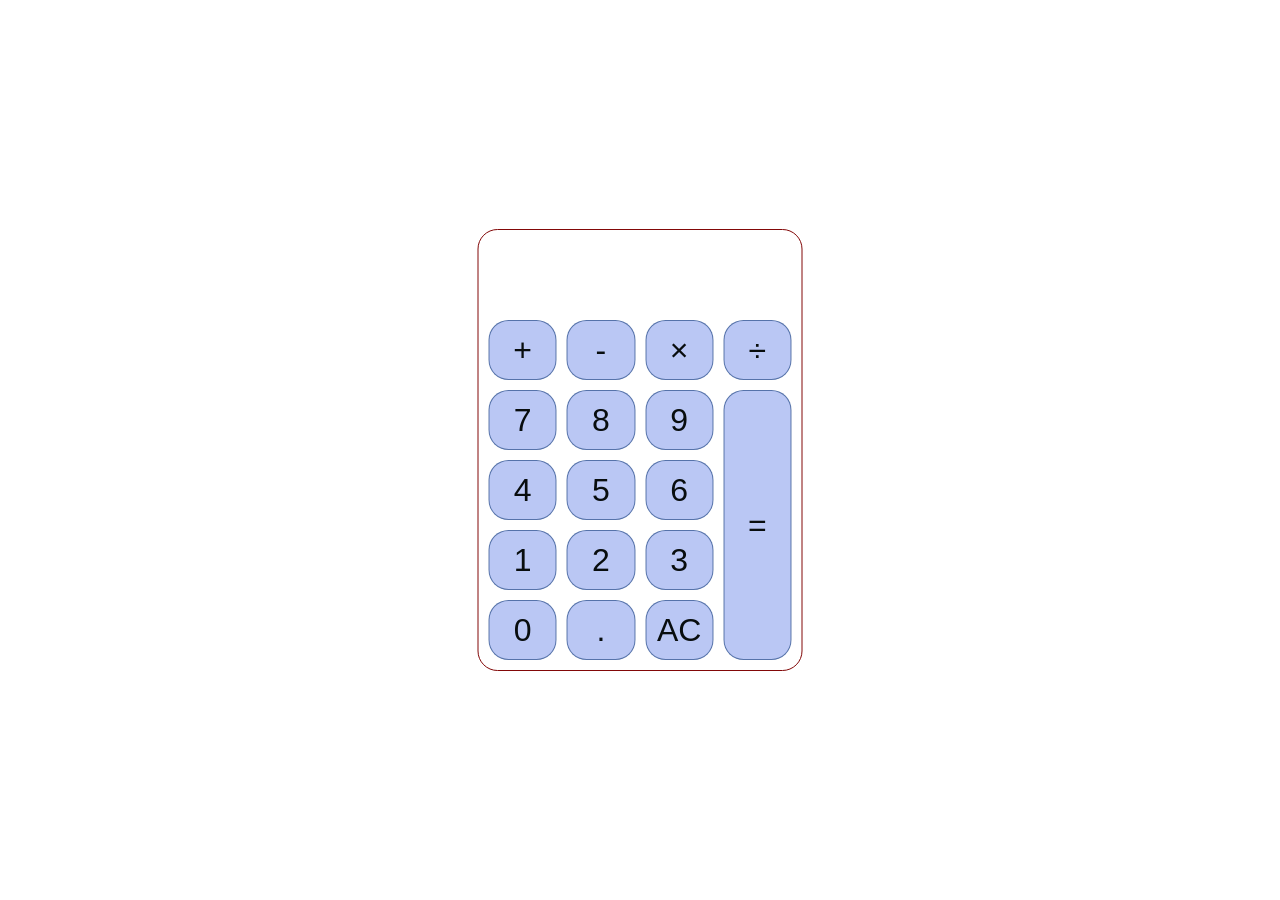
<file: WebDev-L2-Calculator/index.html>
<!DOCTYPE html>
<html lang="en">
    <head>
        <meta charset="UTF-8">
        <meta http-equiv="X-UA-Compatible "content="IE=edge">
        <meta name="viewport" content=""width=device-width, initial-scale="1.0">
        <title> My calculator</title>
        <link rel="stylesheet" href="style.css" />
        <script src="script.js" defer></script>

    </head>
    <body>
        <div class="container">
            <input type="text" class="screen" disabled />
            <div class="keys">
                <button class="operator" value="+">+</button>
                <button class="operator" value="-">-</button>
                <button class="operator" value="*">&#215;</button>
                <button class="operator" value="/">&#247;</button>


                <button value="7">7</button>
                <button value="8">8</button>
                <button value="9">9</button>

                <button value="4">4</button>
                <button value="5">5</button>
                <button value="6">6</button>
                
                <button value="1">1</button>
                <button value="2">2</button>
                <button value="3">3</button>

                <button value="0">0</button>
                <button class="decimal" value=".">.</button>
                <button class ="all-clear" value="all-clear">AC</button>

                <button class="equal-sign operator" value="=">=</button>
        
            </div>
        </div>

    </body>
</html>
</file>
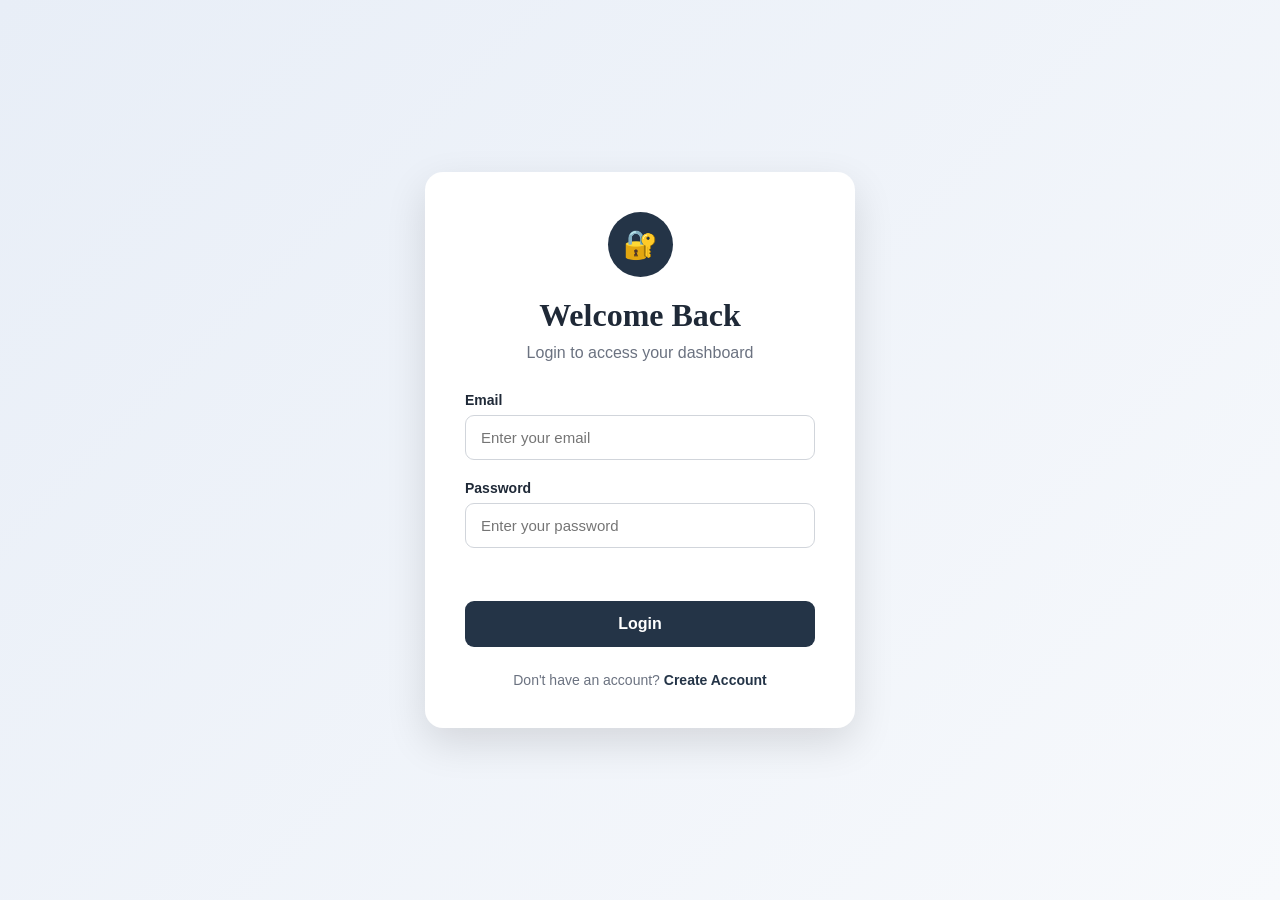
<file: WebDev-L2-LoginAuth/index.html>
<!DOCTYPE html>
<html lang="en">

<head>
    <meta charset="UTF-8">

    <meta name="viewport" content="width=device-width, initial-scale=1.0">

    <title>Login | SecureAuth</title>

    <link rel="stylesheet" href="style.css">
</head>

<body>

    <div class="auth-container">

        <div class="auth-card">

            <div class="logo">
                🔐
            </div>

            <h1>Welcome Back</h1>

            <p class="subtitle">
                Login to access your dashboard
            </p>


            <form id="loginForm">

                <div class="form-group">

                    <label for="loginEmail">
                        Email
                    </label>

                    <input
                        type="email"
                        id="loginEmail"
                        placeholder="Enter your email"
                        required
                    >

                </div>


                <div class="form-group">

                    <label for="loginPassword">
                        Password
                    </label>

                    <input
                        type="password"
                        id="loginPassword"
                        placeholder="Enter your password"
                        required
                    >

                </div>


                <p id="loginError" class="error-message"></p>


                <button type="submit" class="primary-btn">
                    Login
                </button>

            </form>


            <p class="switch-page">
                Don't have an account?
                <a href="register.html">Create Account</a>
            </p>

        </div>

    </div>


    <script src="script.js"></script>

</body>

</html>
</file>
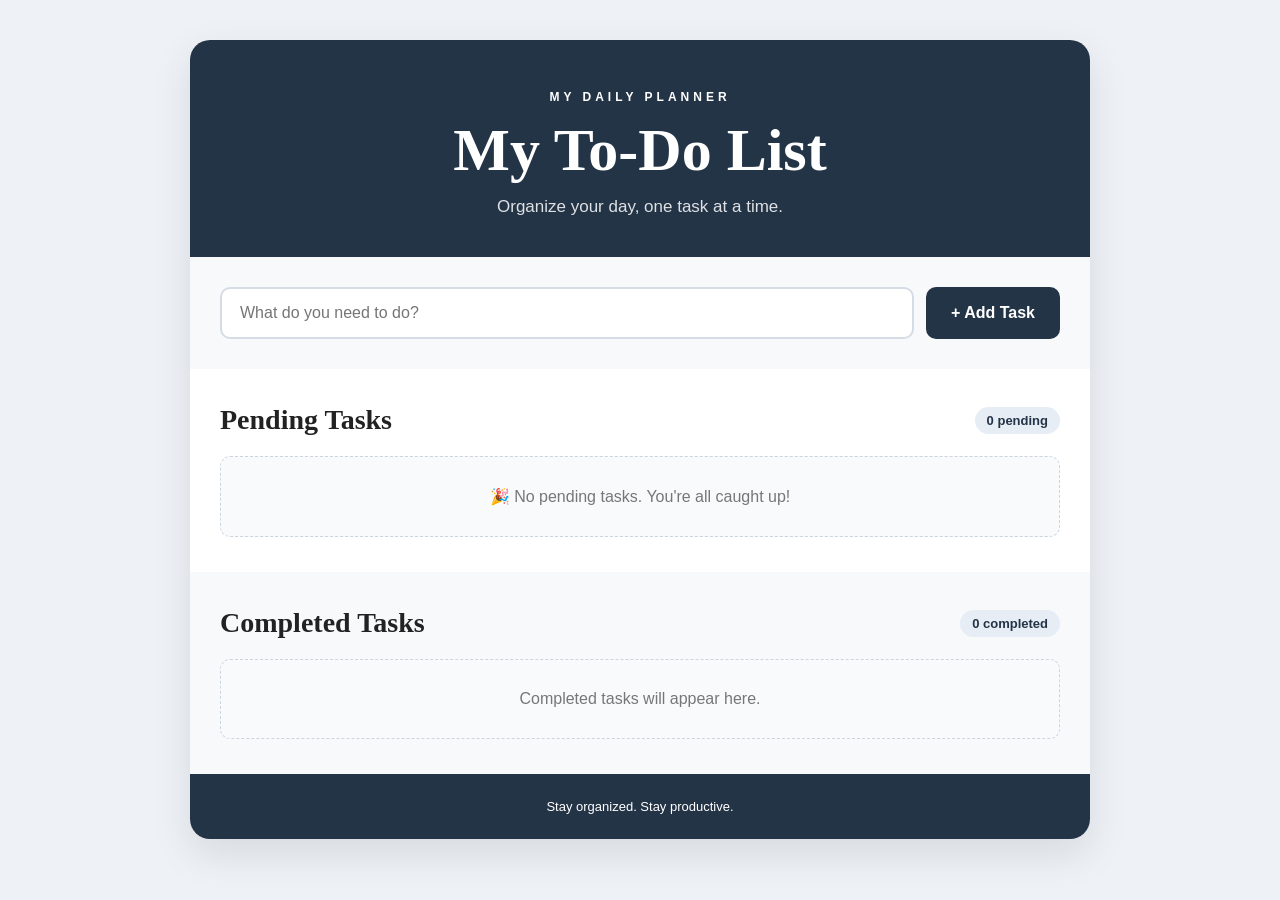
<file: WebDev-L2-ToDoApp/index.html>
<!DOCTYPE html>
<html lang="en">

<head>
    <meta charset="UTF-8">

    <meta name="viewport" content="width=device-width, initial-scale=1.0">

    <title>My To-Do List</title>

    <link rel="stylesheet" href="style.css">
</head>

<body>

    <div class="app">

        <!-- HEADER -->

        <header>
            <p class="subtitle">MY DAILY PLANNER</p>

            <h1>My To-Do List</h1>

            <p class="description">
                Organize your day, one task at a time.
            </p>
        </header>


        <!-- ADD TASK -->

        <section class="add-task">

            <input
                type="text"
                id="taskInput"
                placeholder="What do you need to do?"
                maxlength="100"
            >

            <button id="addTaskBtn">
                + Add Task
            </button>

        </section>


        <!-- PENDING TASKS -->

        <section class="task-section">

            <div class="section-heading">

                <h2>
                    Pending Tasks
                    <span id="pendingCount">0 pending</span>
                </h2>

            </div>

            <div id="pendingTasks" class="task-list">

                <p class="empty-message">
                    🎉 No pending tasks. You're all caught up!
                </p>

            </div>

        </section>


        <!-- COMPLETED TASKS -->

        <section class="task-section completed-section">

            <div class="section-heading">

                <h2>
                    Completed Tasks
                    <span id="completedCount">0 completed</span>
                </h2>

            </div>

            <div id="completedTasks" class="task-list">

                <p class="empty-message">
                    Completed tasks will appear here.
                </p>

            </div>

        </section>


        <!-- FOOTER -->

        <footer>

            <p>
                Stay organized. Stay productive.
            </p>

        </footer>

    </div>


    <script src="script.js"></script>

</body>

</html>
</file>
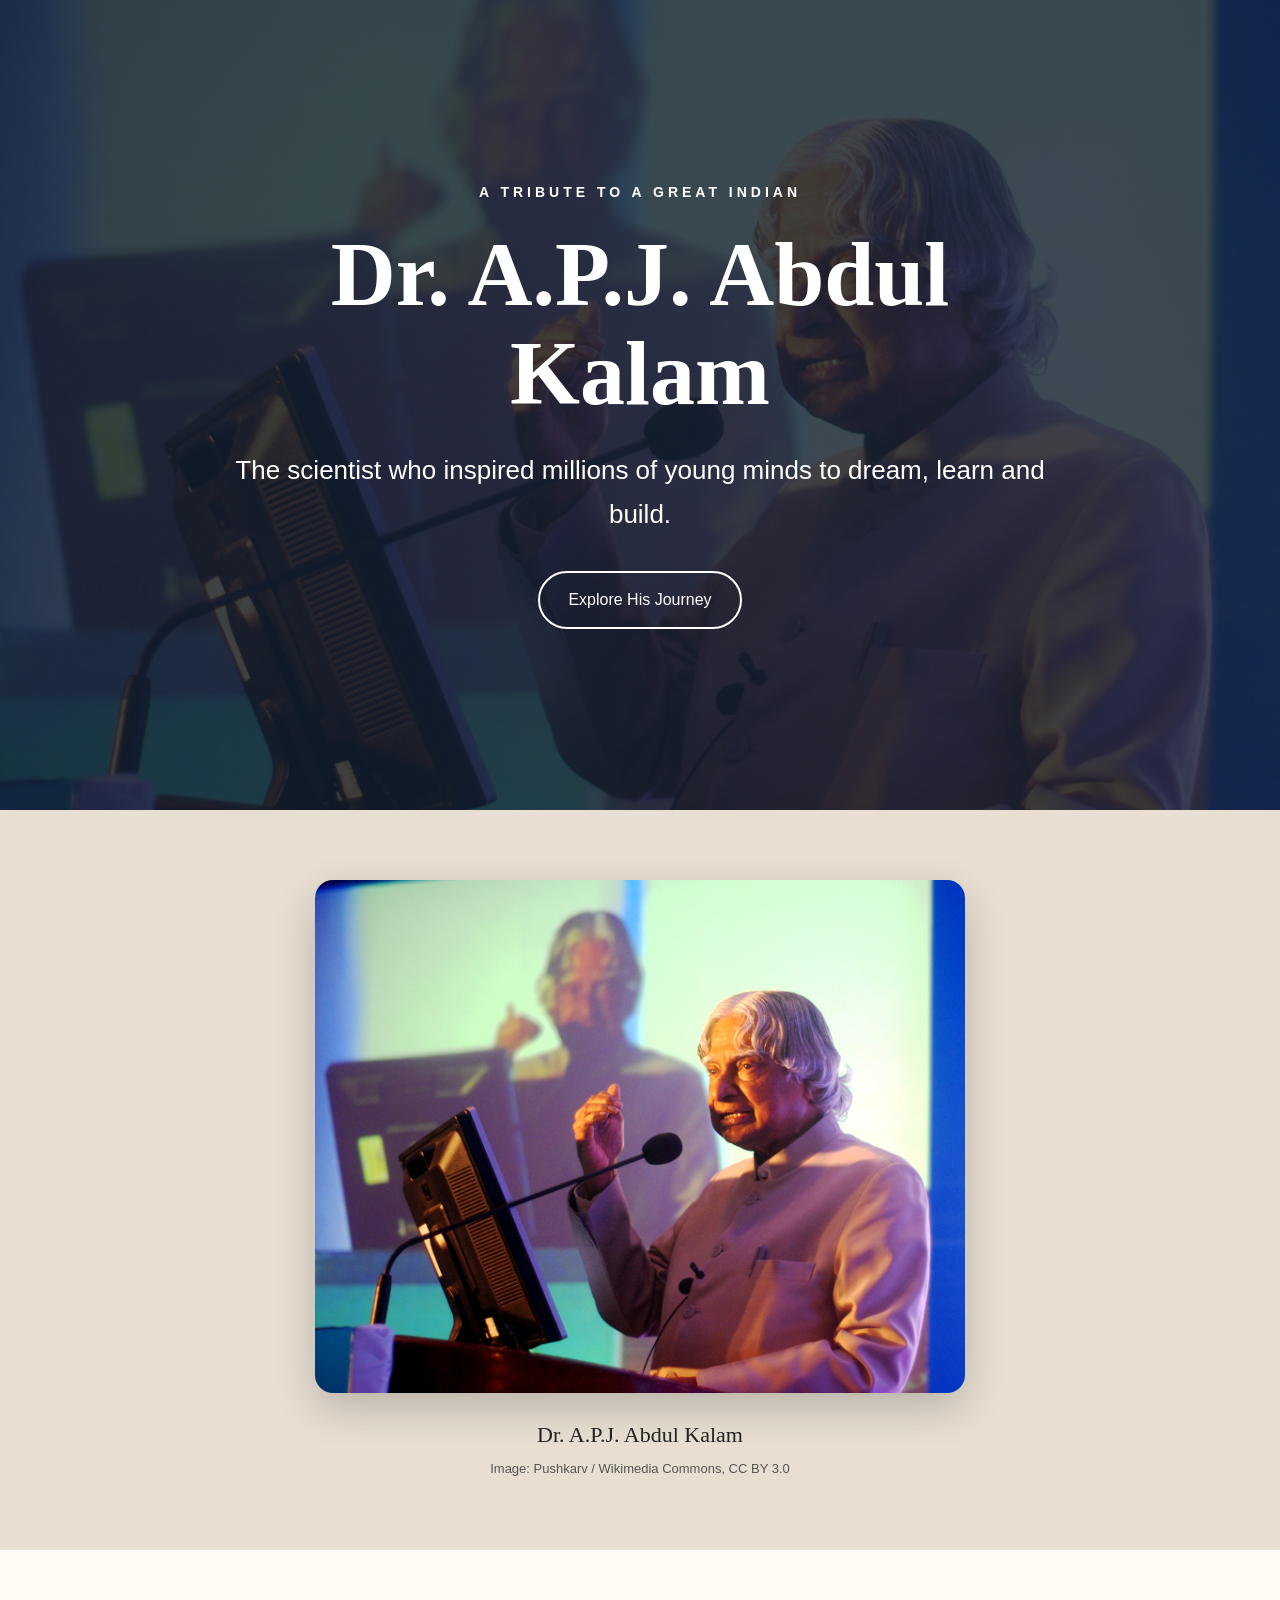
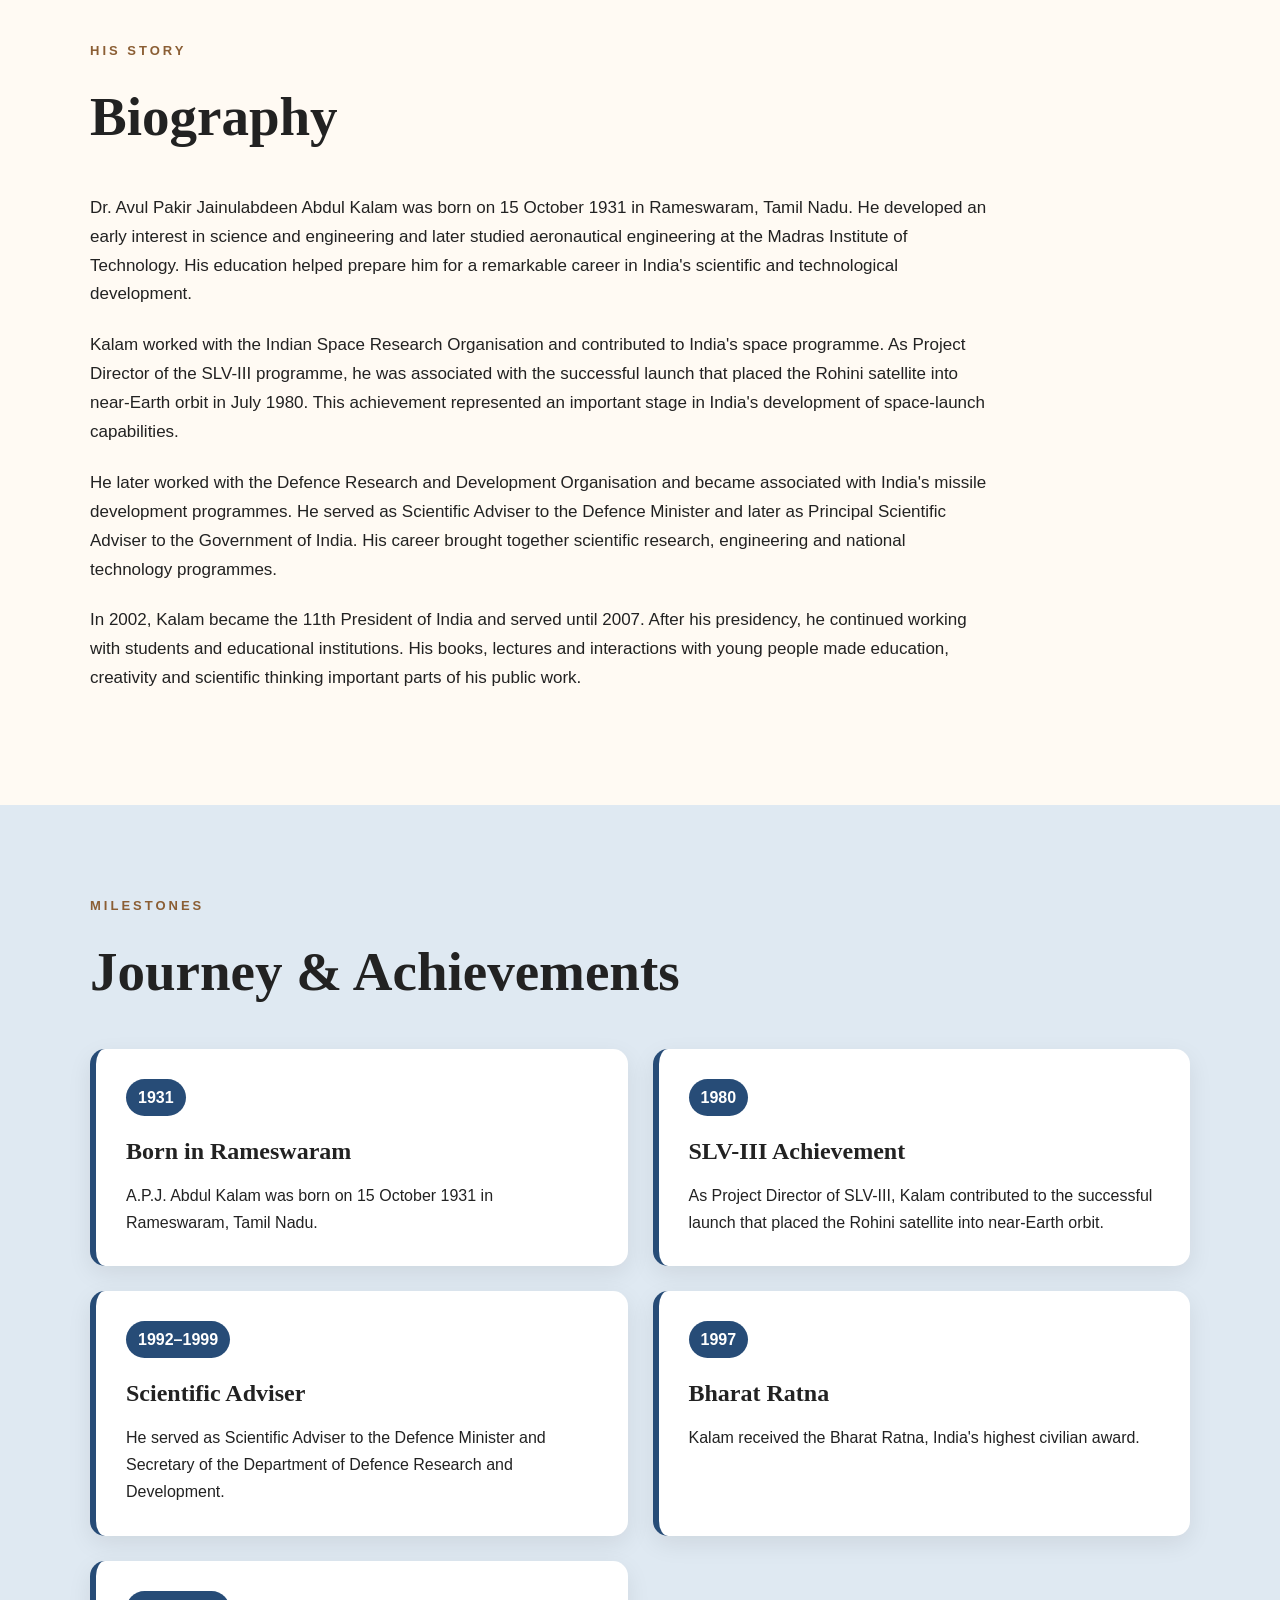
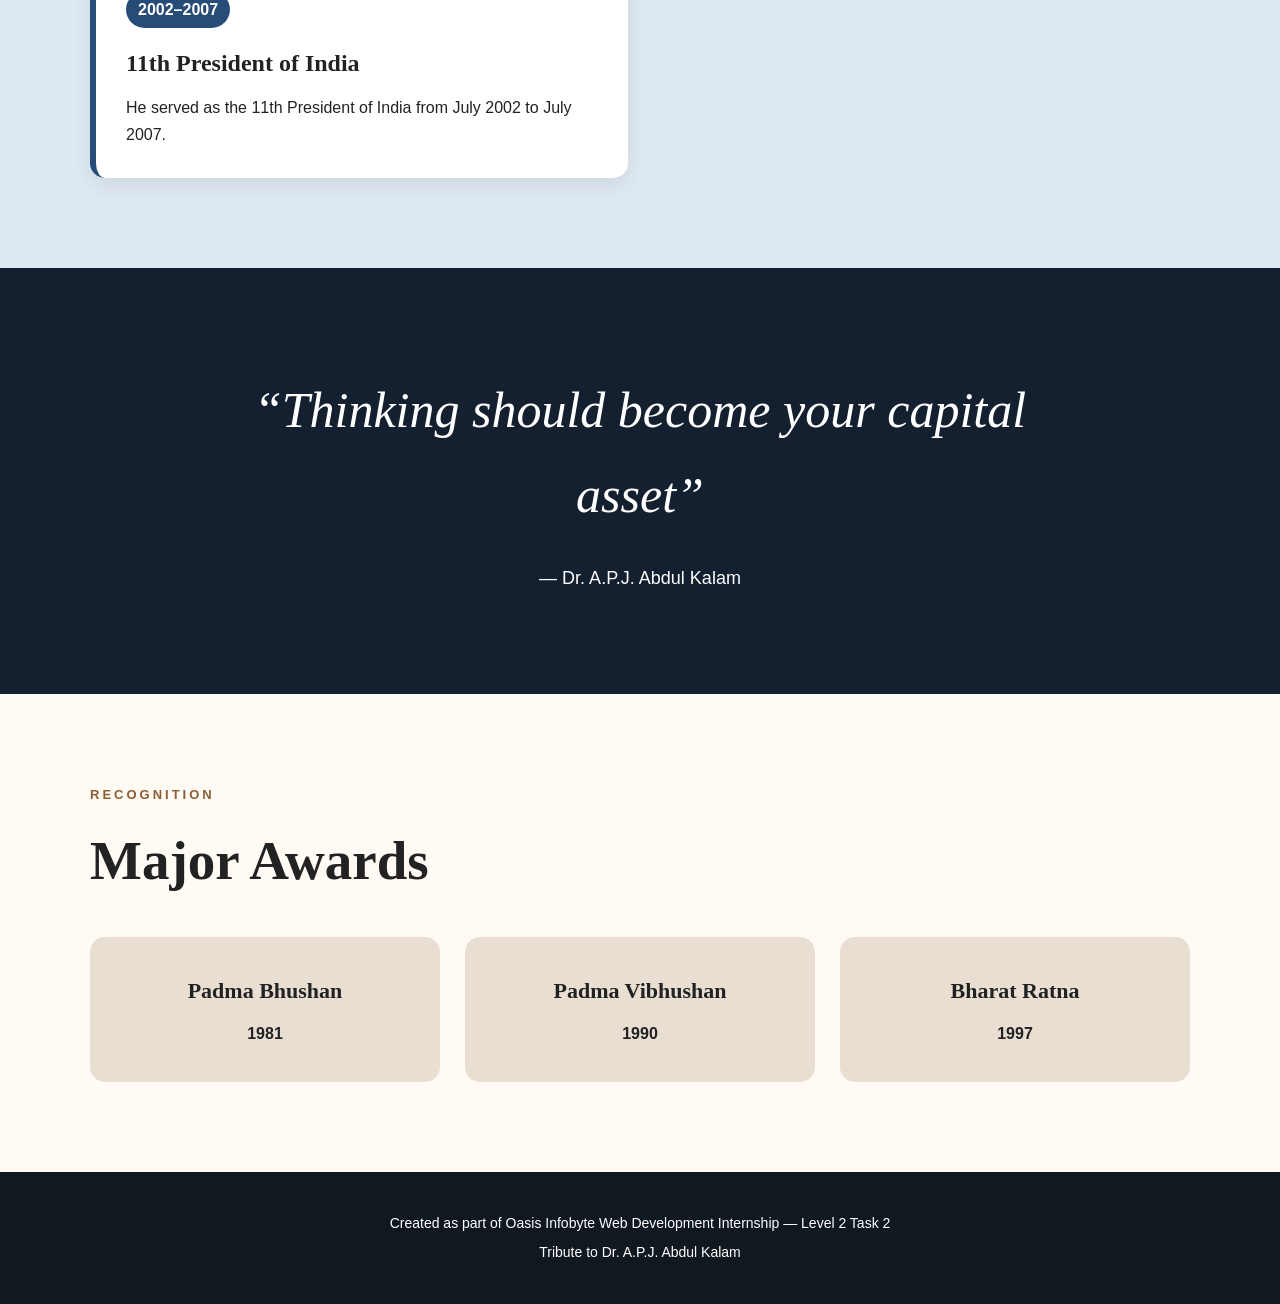
<file: WebDev-L2-TributePage/index.html>
<!DOCTYPE html>
<html lang="en">

<head>
    <meta charset="UTF-8">

    <meta name="viewport" content="width=device-width, initial-scale=1.0">

    <title>Dr. A.P.J. Abdul Kalam | Tribute Page</title>

    <link rel="stylesheet" href="style.css">
</head>

<body>

    <!-- ================= HERO SECTION ================= -->

    <header class="hero">

        <div class="hero-content">

            <p class="small-title">
                A TRIBUTE TO A GREAT INDIAN
            </p>

            <h1>
                Dr. A.P.J. Abdul Kalam
            </h1>

            <p class="tagline">
                The scientist who inspired millions of young minds
                to dream, learn and build.
            </p>

            <a href="#biography" class="btn">
                Explore His Journey
            </a>

        </div>

    </header>


    <!-- ================= IMAGE SECTION ================= -->

    <section class="image-section">

        <div class="image-container">

            <img
                src="images/apj-kalam.jpg"
                alt="Dr. A.P.J. Abdul Kalam"
            >

            <p class="image-caption">
                Dr. A.P.J. Abdul Kalam
            </p>

            <p class="image-credit">
                Image: Pushkarv / Wikimedia Commons, CC BY 3.0
            </p>

        </div>

    </section>


    <!-- ================= BIOGRAPHY ================= -->

    <section id="biography" class="biography">

        <div class="container">

            <p class="section-label">
                HIS STORY
            </p>

            <h2>
                Biography
            </h2>

            <p>
                Dr. Avul Pakir Jainulabdeen Abdul Kalam was born on
                15 October 1931 in Rameswaram, Tamil Nadu. He developed
                an early interest in science and engineering and later
                studied aeronautical engineering at the Madras Institute
                of Technology. His education helped prepare him for a
                remarkable career in India's scientific and technological
                development.
            </p>

            <p>
                Kalam worked with the Indian Space Research Organisation
                and contributed to India's space programme. As Project
                Director of the SLV-III programme, he was associated with
                the successful launch that placed the Rohini satellite
                into near-Earth orbit in July 1980. This achievement
                represented an important stage in India's development of
                space-launch capabilities.
            </p>

            <p>
                He later worked with the Defence Research and Development
                Organisation and became associated with India's missile
                development programmes. He served as Scientific Adviser
                to the Defence Minister and later as Principal Scientific
                Adviser to the Government of India. His career brought
                together scientific research, engineering and national
                technology programmes.
            </p>

            <p>
                In 2002, Kalam became the 11th President of India and
                served until 2007. After his presidency, he continued
                working with students and educational institutions. His
                books, lectures and interactions with young people made
                education, creativity and scientific thinking important
                parts of his public work.
            </p>

        </div>

    </section>


    <!-- ================= TIMELINE ================= -->

    <section class="timeline-section">

        <div class="container">

            <p class="section-label">
                MILESTONES
            </p>

            <h2>
                Journey & Achievements
            </h2>

            <div class="timeline">


                <!-- 1931 -->

                <div class="timeline-card">

                    <span class="year">
                        1931
                    </span>

                    <h3>
                        Born in Rameswaram
                    </h3>

                    <p>
                        A.P.J. Abdul Kalam was born on 15 October 1931
                        in Rameswaram, Tamil Nadu.
                    </p>

                </div>


                <!-- 1980 -->

                <div class="timeline-card">

                    <span class="year">
                        1980
                    </span>

                    <h3>
                        SLV-III Achievement
                    </h3>

                    <p>
                        As Project Director of SLV-III, Kalam contributed
                        to the successful launch that placed the Rohini
                        satellite into near-Earth orbit.
                    </p>

                </div>


                <!-- 1992-1999 -->

                <div class="timeline-card">

                    <span class="year">
                        1992–1999
                    </span>

                    <h3>
                        Scientific Adviser
                    </h3>

                    <p>
                        He served as Scientific Adviser to the Defence
                        Minister and Secretary of the Department of
                        Defence Research and Development.
                    </p>

                </div>


                <!-- 1997 -->

                <div class="timeline-card">

                    <span class="year">
                        1997
                    </span>

                    <h3>
                        Bharat Ratna
                    </h3>

                    <p>
                        Kalam received the Bharat Ratna, India's
                        highest civilian award.
                    </p>

                </div>


                <!-- 2002-2007 -->

                <div class="timeline-card">

                    <span class="year">
                        2002–2007
                    </span>

                    <h3>
                        11th President of India
                    </h3>

                    <p>
                        He served as the 11th President of India from
                        July 2002 to July 2007.
                    </p>

                </div>


            </div>

        </div>

    </section>


    <!-- ================= QUOTE ================= -->

    <section class="quote-section">

        <div class="container">

            <blockquote>
                “Thinking should become your capital asset”
            </blockquote>

            <p class="quote-author">
                — Dr. A.P.J. Abdul Kalam
            </p>

        </div>

    </section>


    <!-- ================= AWARDS ================= -->

    <section class="awards">

        <div class="container">

            <p class="section-label">
                RECOGNITION
            </p>

            <h2>
                Major Awards
            </h2>

            <div class="award-grid">


                <div class="award-card">

                    <h3>
                        Padma Bhushan
                    </h3>

                    <p>
                        1981
                    </p>

                </div>


                <div class="award-card">

                    <h3>
                        Padma Vibhushan
                    </h3>

                    <p>
                        1990
                    </p>

                </div>


                <div class="award-card">

                    <h3>
                        Bharat Ratna
                    </h3>

                    <p>
                        1997
                    </p>

                </div>


            </div>

        </div>

    </section>


    <!-- ================= FOOTER ================= -->

    <footer>

        <p>
            Created as part of Oasis Infobyte Web Development Internship
            — Level 2 Task 2
        </p>

        <p>
            Tribute to Dr. A.P.J. Abdul Kalam
        </p>

    </footer>


    <script src="script.js"></script>

</body>

</html>
</file>
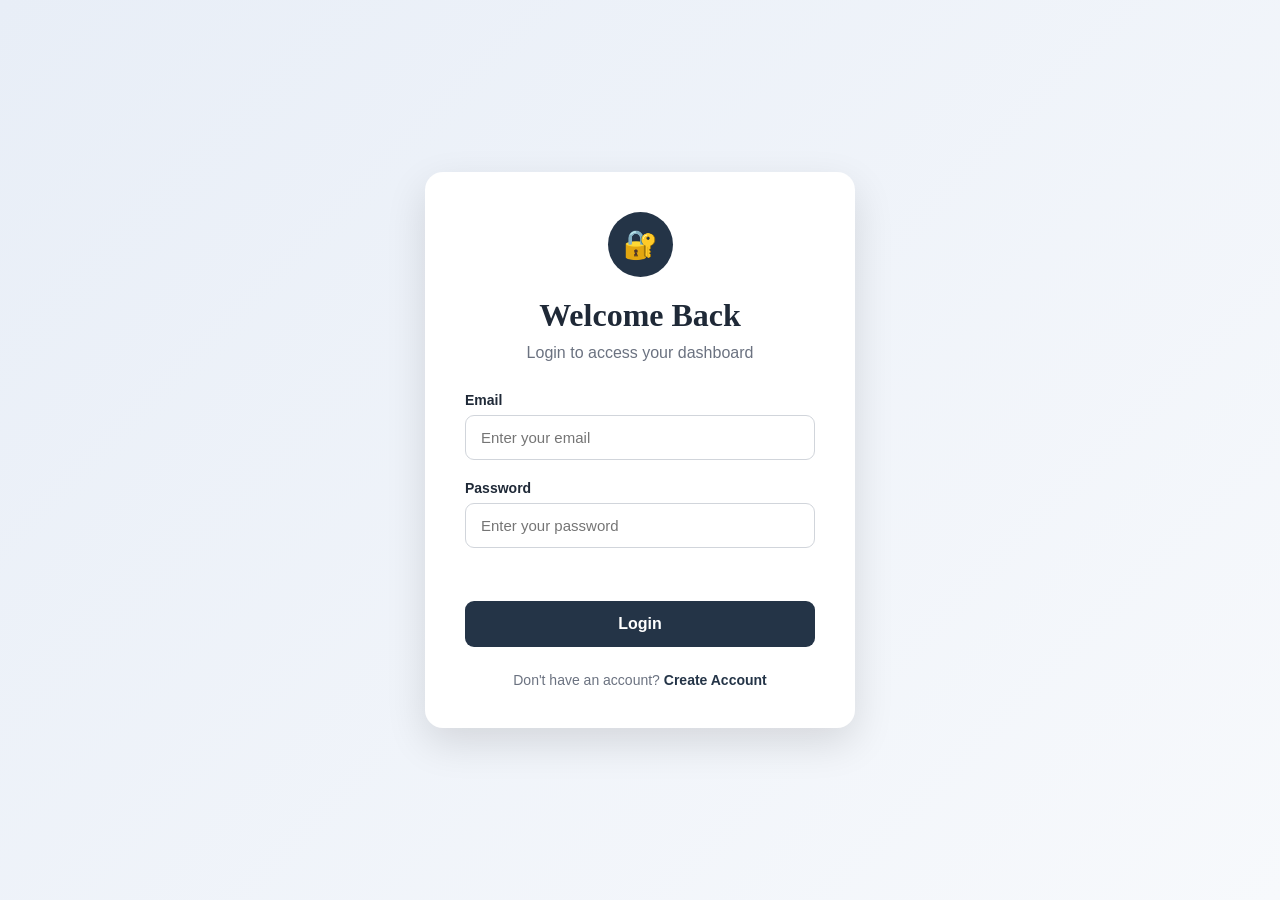
<file: WebDev-L2-LoginAuth/dashboard.html>
<!DOCTYPE html>
<html lang="en">

<head>

    <meta charset="UTF-8">

    <meta
        name="viewport"
        content="width=device-width, initial-scale=1.0"
    >

    <title>Dashboard | SecureAuth</title>

    <link rel="stylesheet" href="style.css">

</head>

<body>

    <div class="dashboard">

        <nav class="navbar">

            <div class="brand">
                🔐 SecureAuth
            </div>

            <button
                id="logoutBtn"
                class="logout-btn"
            >
                Logout
            </button>

        </nav>


        <main class="dashboard-content">

            <div class="welcome-card">

                <div class="dashboard-icon">
                    👋
                </div>

                <h1>
                    Welcome to your Dashboard
                </h1>

                <p>
                    You have successfully logged in.
                </p>

                <div class="user-info">

                    <p>
                        <strong>Username:</strong>
                        <span id="dashboardUsername"></span>
                    </p>

                    <p>
                        <strong>Email:</strong>
                        <span id="dashboardEmail"></span>
                    </p>

                </div>

            </div>

        </main>

    </div>


    <script src="script.js"></script>

</body>

</html>
</file>
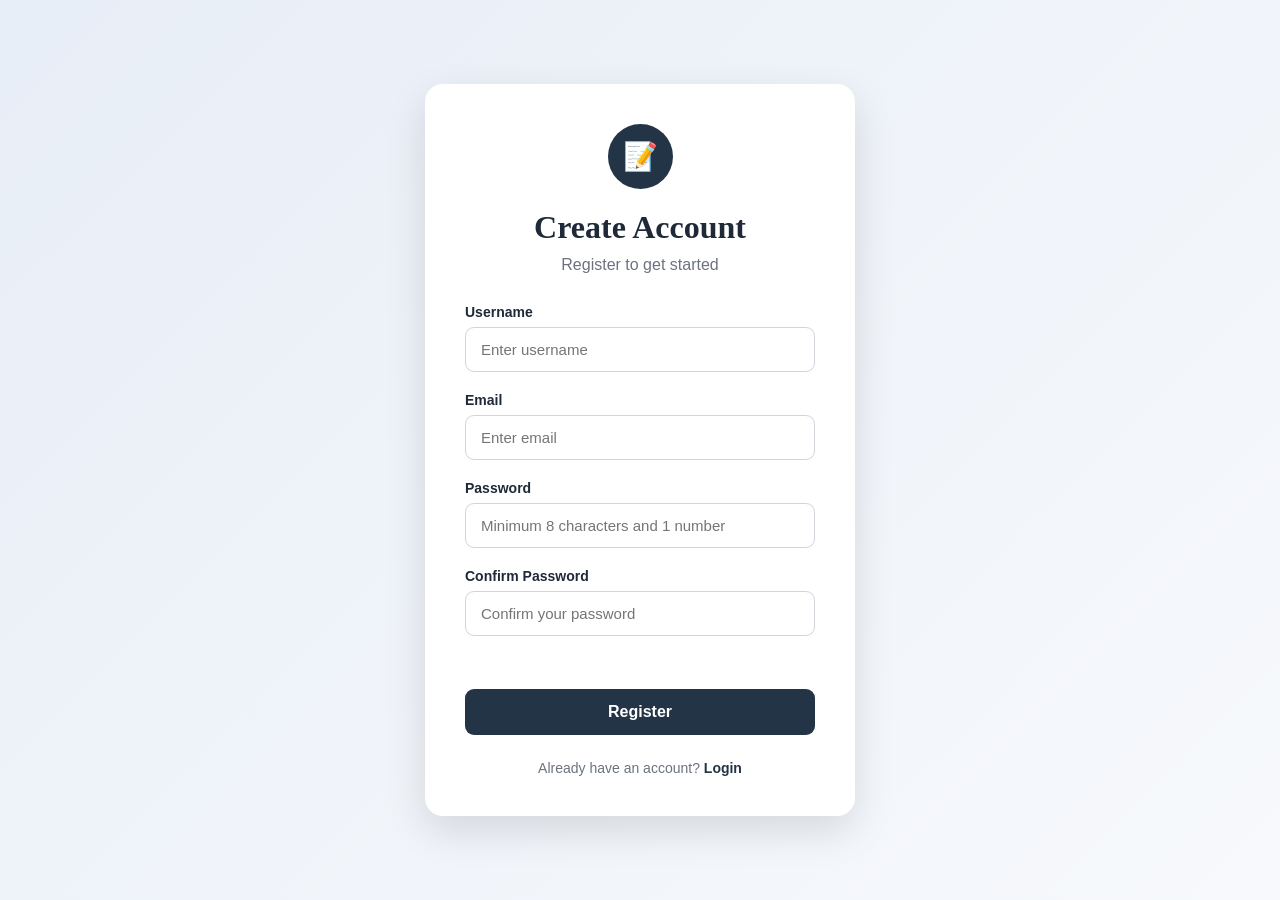
<file: WebDev-L2-LoginAuth/register.html>
<!DOCTYPE html>
<html lang="en">

<head>

    <meta charset="UTF-8">

    <meta
        name="viewport"
        content="width=device-width, initial-scale=1.0"
    >

    <title>Register | SecureAuth</title>

    <link rel="stylesheet" href="style.css">

</head>

<body>

    <div class="auth-container">

        <div class="auth-card">

            <div class="logo">
                📝
            </div>

            <h1>Create Account</h1>

            <p class="subtitle">
                Register to get started
            </p>


            <form id="registerForm">

                <!-- USERNAME -->

                <div class="form-group">

                    <label for="registerUsername">
                        Username
                    </label>

                    <input
                        type="text"
                        id="registerUsername"
                        placeholder="Enter username"
                        required
                    >

                </div>


                <!-- EMAIL -->

                <div class="form-group">

                    <label for="registerEmail">
                        Email
                    </label>

                    <input
                        type="email"
                        id="registerEmail"
                        placeholder="Enter email"
                        required
                    >

                </div>


                <!-- PASSWORD -->

                <div class="form-group">

                    <label for="registerPassword">
                        Password
                    </label>

                    <input
                        type="password"
                        id="registerPassword"
                        placeholder="Minimum 8 characters and 1 number"
                        required
                    >

                </div>


                <!-- CONFIRM PASSWORD -->

                <div class="form-group">

                    <label for="confirmPassword">
                        Confirm Password
                    </label>

                    <input
                        type="password"
                        id="confirmPassword"
                        placeholder="Confirm your password"
                        required
                    >

                </div>


                <p id="registerError" class="error-message"></p>

                <p id="registerSuccess" class="success-message"></p>


                <button
                    type="submit"
                    class="primary-btn"
                >
                    Register
                </button>

            </form>


            <p class="switch-page">

                Already have an account?

                <a href="index.html">
                    Login
                </a>

            </p>

        </div>

    </div>


    <script src="script.js"></script>

</body>

</html>
</file>
<file: WebDev-L2-Calculator/style.css>
*{
    margin: 0;
    padding:0;
    box-sizing: border-box;
}

body {
    background-image: url('https://unsplash.com/photos/a-path-in-a-park-lined-with-trees-K2AWz4IXrAM')

}

.container {
    border: 1px solid #820808;
    border-radius: 20px;
    position: absolute;
    top: 50%;
    left: 50%;
    transform: translate(-50%, -50%);
    width: 325px;

}
.screen {
    width: 100%;
    border-top-left-radius: 20px;
    border-top-right-radius: 20px;
    font-size: 3rem;
    height: 80px;
    border: none;
    background-color: transparent;
    color:#430707;
    text-align: right;
    padding-right: 20px;
    padding-left: 10px;
}

button{
    height: 60px;
    border-radius: 20px;
    border: 1px solid #163d7b9b;
    background-color: rgba(28, 69, 219, 0.3);
    font-size: 2rem;
    color:#080d0e;

}

button:hover{
    background-color: rgba(16, 111, 126, 0.4);

}


button:active {
    background-color: rgba(116, 69, 38, 0.4);
}

.all-clear:hover {
    background-color: rgb(87, 3, 27);
}

.equal-sign{
    height: 100%;
    grid-area:2 / 4 / 6 /5;
}


.equal-sign:hover {
    background-color: rgba(66, 33, 97, 0.4);
}



.keys {
    display: grid;
    grid-template-columns: repeat(4, 1fr);
    grid-gap: 10px;
    padding: 10px;
}
</file>
<file: WebDev-L2-LoginAuth/style.css>
/* ===================================
   RESET
=================================== */

* {
    margin: 0;
    padding: 0;
    box-sizing: border-box;
}


/* ===================================
   BODY
=================================== */

body {
    font-family: Arial, Helvetica, sans-serif;

    background:
        linear-gradient(
            135deg,
            #e8eef7,
            #f7f9fc
        );

    min-height: 100vh;

    color: #1f2937;
}


/* ===================================
   AUTH CONTAINER
=================================== */

.auth-container {
    min-height: 100vh;

    display: flex;

    align-items: center;

    justify-content: center;

    padding: 20px;
}


/* ===================================
   AUTH CARD
=================================== */

.auth-card {
    width: 100%;

    max-width: 430px;

    background: white;

    padding: 40px;

    border-radius: 18px;

    box-shadow:
        0 15px 40px rgba(0, 0, 0, 0.12);
}


/* ===================================
   LOGO
=================================== */

.logo {
    width: 65px;

    height: 65px;

    margin: 0 auto 20px;

    border-radius: 50%;

    background: #243447;

    color: white;

    display: flex;

    align-items: center;

    justify-content: center;

    font-size: 28px;
}


/* ===================================
   HEADINGS
=================================== */

.auth-card h1 {
    text-align: center;

    font-family: Georgia, serif;

    font-size: 32px;

    margin-bottom: 10px;
}


.subtitle {
    text-align: center;

    color: #6b7280;

    margin-bottom: 30px;
}


/* ===================================
   FORM
=================================== */

.form-group {
    margin-bottom: 20px;
}


.form-group label {
    display: block;

    margin-bottom: 7px;

    font-weight: bold;

    font-size: 14px;
}


.form-group input {
    width: 100%;

    padding: 13px 15px;

    border: 1px solid #d1d5db;

    border-radius: 9px;

    font-size: 15px;

    outline: none;

    transition: 0.3s;
}


.form-group input:focus {
    border-color: #243447;

    box-shadow:
        0 0 0 3px rgba(36, 52, 71, 0.1);
}


/* ===================================
   PRIMARY BUTTON
=================================== */

.primary-btn {
    width: 100%;

    padding: 14px;

    border: none;

    border-radius: 9px;

    background: #243447;

    color: white;

    font-size: 16px;

    font-weight: bold;

    cursor: pointer;

    transition: 0.3s;
}


.primary-btn:hover {
    transform: translateY(-2px);

    opacity: 0.9;
}


/* ===================================
   ERROR / SUCCESS
=================================== */

.error-message {
    color: #c62828;

    font-size: 14px;

    margin-bottom: 15px;

    min-height: 18px;
}


.success-message {
    color: #2e7d32;

    font-size: 14px;

    margin-bottom: 15px;
}


/* ===================================
   SWITCH PAGE
=================================== */

.switch-page {
    text-align: center;

    margin-top: 25px;

    color: #6b7280;

    font-size: 14px;
}


.switch-page a {
    color: #243447;

    font-weight: bold;

    text-decoration: none;
}


.switch-page a:hover {
    text-decoration: underline;
}


/* ===================================
   DASHBOARD
=================================== */

.dashboard {
    min-height: 100vh;
}


/* ===================================
   NAVBAR
=================================== */

.navbar {
    background: #243447;

    color: white;

    padding: 18px 40px;

    display: flex;

    justify-content: space-between;

    align-items: center;
}


.brand {
    font-size: 21px;

    font-weight: bold;
}


.logout-btn {
    background: white;

    color: #243447;

    border: none;

    padding: 9px 18px;

    border-radius: 7px;

    font-weight: bold;

    cursor: pointer;
}


.logout-btn:hover {
    opacity: 0.85;
}


/* ===================================
   DASHBOARD CONTENT
=================================== */

.dashboard-content {
    min-height: calc(100vh - 70px);

    display: flex;

    align-items: center;

    justify-content: center;

    padding: 30px;
}


.welcome-card {
    width: 100%;

    max-width: 650px;

    background: white;

    text-align: center;

    padding: 50px 35px;

    border-radius: 20px;

    box-shadow:
        0 15px 40px rgba(0, 0, 0, 0.1);
}


.dashboard-icon {
    font-size: 55px;

    margin-bottom: 15px;
}


.welcome-card h1 {
    font-family: Georgia, serif;

    font-size: 34px;

    margin-bottom: 10px;
}


.welcome-card > p {
    color: #6b7280;

    margin-bottom: 30px;
}


/* ===================================
   USER INFO
=================================== */

.user-info {
    background: #f3f6fa;

    border-radius: 12px;

    padding: 20px;

    text-align: left;
}


.user-info p {
    margin: 10px 0;
}


/* ===================================
   RESPONSIVE
=================================== */

@media (max-width: 600px) {

    .auth-card {
        padding: 30px 22px;
    }


    .navbar {
        padding: 15px 20px;
    }


    .brand {
        font-size: 17px;
    }


    .welcome-card {
        padding: 35px 20px;
    }


    .welcome-card h1 {
        font-size: 27px;
    }

}
</file>
<file: WebDev-L2-ToDoApp/style.css>
/* =====================================
   GENERAL
===================================== */

* {
    margin: 0;
    padding: 0;
    box-sizing: border-box;
}

body {
    font-family: Arial, Helvetica, sans-serif;

    background: #eef2f7;

    color: #222;

    min-height: 100vh;

    padding: 40px 20px;
}


/* =====================================
   MAIN APP
===================================== */

.app {
    width: 100%;

    max-width: 900px;

    margin: auto;

    background: white;

    border-radius: 20px;

    overflow: hidden;

    box-shadow:
        0 15px 40px rgba(0, 0, 0, 0.1);
}


/* =====================================
   HEADER
===================================== */

header {
    text-align: center;

    padding: 50px 30px 40px;

    background: #243447;

    color: white;
}

.subtitle {
    font-size: 12px;

    letter-spacing: 4px;

    font-weight: bold;

    margin-bottom: 12px;
}

header h1 {
    font-family: Georgia, "Times New Roman", serif;

    font-size: clamp(38px, 7vw, 60px);

    margin-bottom: 12px;
}

.description {
    font-size: 17px;

    opacity: 0.85;
}


/* =====================================
   ADD TASK
===================================== */

.add-task {
    display: flex;

    gap: 12px;

    padding: 30px;

    background: #f7f9fb;
}

#taskInput {
    flex: 1;

    padding: 15px 18px;

    border: 2px solid #d5dce5;

    border-radius: 10px;

    font-size: 16px;

    outline: none;
}

#taskInput:focus {
    border-color: #243447;
}

#addTaskBtn {
    padding: 15px 25px;

    border: none;

    border-radius: 10px;

    background: #243447;

    color: white;

    font-size: 16px;

    font-weight: bold;

    cursor: pointer;

    transition: 0.3s;
}

#addTaskBtn:hover {
    transform: translateY(-2px);

    opacity: 0.9;
}


/* =====================================
   TASK SECTIONS
===================================== */

.task-section {
    padding: 35px 30px;
}

.completed-section {
    background: #f7f9fb;
}

.section-heading {
    margin-bottom: 20px;
}

.section-heading h2 {
    font-family: Georgia, "Times New Roman", serif;

    font-size: 28px;

    display: flex;

    justify-content: space-between;

    align-items: center;

    gap: 15px;
}

.section-heading span {
    font-family: Arial, Helvetica, sans-serif;

    font-size: 13px;

    background: #e6edf5;

    color: #243447;

    padding: 6px 12px;

    border-radius: 20px;

    white-space: nowrap;
}


/* =====================================
   TASK LIST
===================================== */

.task-list {
    display: flex;

    flex-direction: column;

    gap: 12px;
}


/* =====================================
   TASK CARD
===================================== */

.task {
    display: flex;

    align-items: center;

    gap: 15px;

    padding: 18px;

    background: white;

    border: 1px solid #e0e5eb;

    border-radius: 12px;

    transition: 0.3s;
}

.task:hover {
    box-shadow:
        0 5px 15px rgba(0, 0, 0, 0.08);

    transform: translateY(-2px);
}


/* =====================================
   CHECKBOX
===================================== */

.complete-btn {
    width: 25px;

    height: 25px;

    border: 2px solid #243447;

    border-radius: 50%;

    background: white;

    cursor: pointer;

    flex-shrink: 0;

    display: flex;

    align-items: center;

    justify-content: center;
}

.complete-btn:hover {
    background: #e6edf5;
}


/* =====================================
   TASK CONTENT
===================================== */

.task-content {
    flex: 1;

    min-width: 0;
}

.task-text {
    font-size: 17px;

    font-weight: 500;

    word-wrap: break-word;
}

.timestamp {
    display: block;

    margin-top: 5px;

    font-size: 12px;

    color: #777;
}


/* =====================================
   BUTTONS
===================================== */

.task-actions {
    display: flex;

    gap: 8px;
}

.edit-btn,
.delete-btn {
    border: none;

    padding: 8px 12px;

    border-radius: 7px;

    cursor: pointer;

    font-size: 13px;

    font-weight: bold;
}

.edit-btn {
    background: #e8eef5;

    color: #243447;
}

.delete-btn {
    background: #f8e2e2;

    color: #a22;
}

.edit-btn:hover,
.delete-btn:hover {
    opacity: 0.75;
}


/* =====================================
   EDIT INPUT
===================================== */

.edit-input {
    width: 100%;

    padding: 8px;

    border: 2px solid #243447;

    border-radius: 6px;

    font-size: 16px;

    outline: none;
}


/* =====================================
   COMPLETED TASK
===================================== */

.task.completed .task-text {
    text-decoration: line-through;

    color: #888;
}

.task.completed .complete-btn {
    background: #243447;

    color: white;
}

.task.completed .complete-btn::after {
    content: "✓";

    font-size: 14px;
}


/* =====================================
   EMPTY MESSAGE
===================================== */

.empty-message {
    text-align: center;

    padding: 30px 15px;

    color: #777;

    background: #f8fafc;

    border: 1px dashed #ccd4dd;

    border-radius: 10px;
}


/* =====================================
   FOOTER
===================================== */

footer {
    text-align: center;

    padding: 25px;

    background: #243447;

    color: white;

    font-size: 13px;
}


/* =====================================
   RESPONSIVE DESIGN
===================================== */

@media (max-width: 650px) {

    body {
        padding: 15px;
    }

    .add-task {
        flex-direction: column;
    }

    #addTaskBtn {
        width: 100%;
    }

    .section-heading h2 {
        flex-direction: column;

        align-items: flex-start;
    }

    .task {
        align-items: flex-start;
    }

    .task-actions {
        flex-direction: column;
    }

    .edit-btn,
    .delete-btn {
        padding: 7px 10px;
    }

}
</file>
<file: WebDev-L2-TributePage/style.css>
/* =========================================
   GENERAL SETTINGS
========================================= */

* {
    margin: 0;
    padding: 0;
    box-sizing: border-box;
}

html {
    scroll-behavior: smooth;
}

body {
    font-family: Arial, Helvetica, sans-serif;
    line-height: 1.7;
    color: #222;
    background: #f7f4ee;
}

.container {
    width: 90%;
    max-width: 1100px;
    margin: auto;
}


/* =========================================
   HERO SECTION
========================================= */

.hero {
    min-height: 90vh;

    display: flex;
    justify-content: center;
    align-items: center;

    text-align: center;

    background:
        linear-gradient(
            rgba(20, 32, 48, 0.82),
            rgba(20, 32, 48, 0.82)
        ),
        url("images/apj-kalam.jpg");

    background-size: cover;
    background-position: center;

    color: white;

    padding: 40px 20px;
}

.hero-content {
    max-width: 850px;
}

.small-title {
    letter-spacing: 4px;
    font-size: 14px;
    margin-bottom: 20px;
    font-weight: bold;
}

.hero h1 {
    font-family: Georgia, "Times New Roman", serif;

    font-size: clamp(45px, 8vw, 90px);

    line-height: 1.1;

    margin-bottom: 25px;
}

.tagline {
    font-size: clamp(18px, 3vw, 26px);

    margin-bottom: 35px;
}

.btn {
    display: inline-block;

    padding: 13px 28px;

    border: 2px solid white;

    border-radius: 30px;

    color: white;

    text-decoration: none;

    transition: 0.3s;
}

.btn:hover {
    background: white;

    color: #142030;
}


/* =========================================
   IMAGE SECTION
========================================= */

.image-section {
    background: #e8dfd2;

    padding: 70px 20px;
}

.image-container {
    text-align: center;
}

.image-container img {
    width: min(90%, 650px);

    max-height: 600px;

    object-fit: cover;

    border-radius: 18px;

    box-shadow:
        0 15px 40px rgba(0, 0, 0, 0.2);
}

.image-caption {
    font-family: Georgia, "Times New Roman", serif;

    font-size: 22px;

    margin-top: 15px;
}

.image-credit {
    font-size: 13px;

    color: #555;

    margin-top: 5px;
}


/* =========================================
   BIOGRAPHY
========================================= */

.biography {
    background: #fffaf3;

    padding: 90px 20px;
}

.section-label {
    font-size: 13px;

    letter-spacing: 3px;

    font-weight: bold;

    color: #8b5e34;

    margin-bottom: 8px;
}

h2 {
    font-family: Georgia, "Times New Roman", serif;

    font-size: clamp(35px, 5vw, 55px);

    margin-bottom: 30px;
}

.biography p:not(.section-label) {
    max-width: 900px;

    margin-bottom: 22px;

    font-size: 17px;
}


/* =========================================
   TIMELINE
========================================= */

.timeline-section {
    background: #dfe9f2;

    padding: 90px 20px;
}

.timeline {
    display: grid;

    grid-template-columns: repeat(2, 1fr);

    gap: 25px;
}

.timeline-card {
    background: white;

    padding: 30px;

    border-radius: 15px;

    border-left: 6px solid #274c77;

    box-shadow:
        0 8px 25px rgba(0, 0, 0, 0.08);

    transition: transform 0.3s;
}

.timeline-card:hover {
    transform: translateY(-5px);
}

.year {
    display: inline-block;

    background: #274c77;

    color: white;

    padding: 5px 12px;

    border-radius: 20px;

    font-weight: bold;

    margin-bottom: 15px;
}

.timeline-card h3 {
    font-family: Georgia, "Times New Roman", serif;

    font-size: 24px;

    margin-bottom: 10px;
}


/* =========================================
   QUOTE SECTION
========================================= */

.quote-section {
    background: #142030;

    color: white;

    padding: 100px 20px;

    text-align: center;
}

blockquote {
    font-family: Georgia, "Times New Roman", serif;

    font-size: clamp(28px, 5vw, 50px);

    font-style: italic;

    max-width: 900px;

    margin: auto;
}

.quote-author {
    margin-top: 25px;

    font-size: 18px;
}


/* =========================================
   AWARDS
========================================= */

.awards {
    background: #fffaf3;

    padding: 90px 20px;
}

.award-grid {
    display: grid;

    grid-template-columns: repeat(3, 1fr);

    gap: 25px;
}

.award-card {
    text-align: center;

    padding: 35px 20px;

    background: #e8dfd2;

    border-radius: 15px;

    transition: transform 0.3s;
}

.award-card:hover {
    transform: translateY(-5px);
}

.award-card h3 {
    font-family: Georgia, "Times New Roman", serif;

    font-size: 22px;
}

.award-card p {
    margin-top: 10px;

    font-weight: bold;
}


/* =========================================
   FOOTER
========================================= */

footer {
    background: #101820;

    color: white;

    text-align: center;

    padding: 35px 20px;

    font-size: 14px;
}

footer p {
    margin: 5px 0;
}


/* =========================================
   RESPONSIVE DESIGN
========================================= */

@media (max-width: 700px) {

    .hero {
        min-height: 80vh;
    }

    .small-title {
        font-size: 11px;
        letter-spacing: 2px;
    }

    .timeline {
        grid-template-columns: 1fr;
    }

    .award-grid {
        grid-template-columns: 1fr;
    }

    .biography p:not(.section-label) {
        font-size: 16px;
    }

    .image-container img {
        width: 100%;
    }

    .timeline-card {
        padding: 25px;
    }

}
</file>
